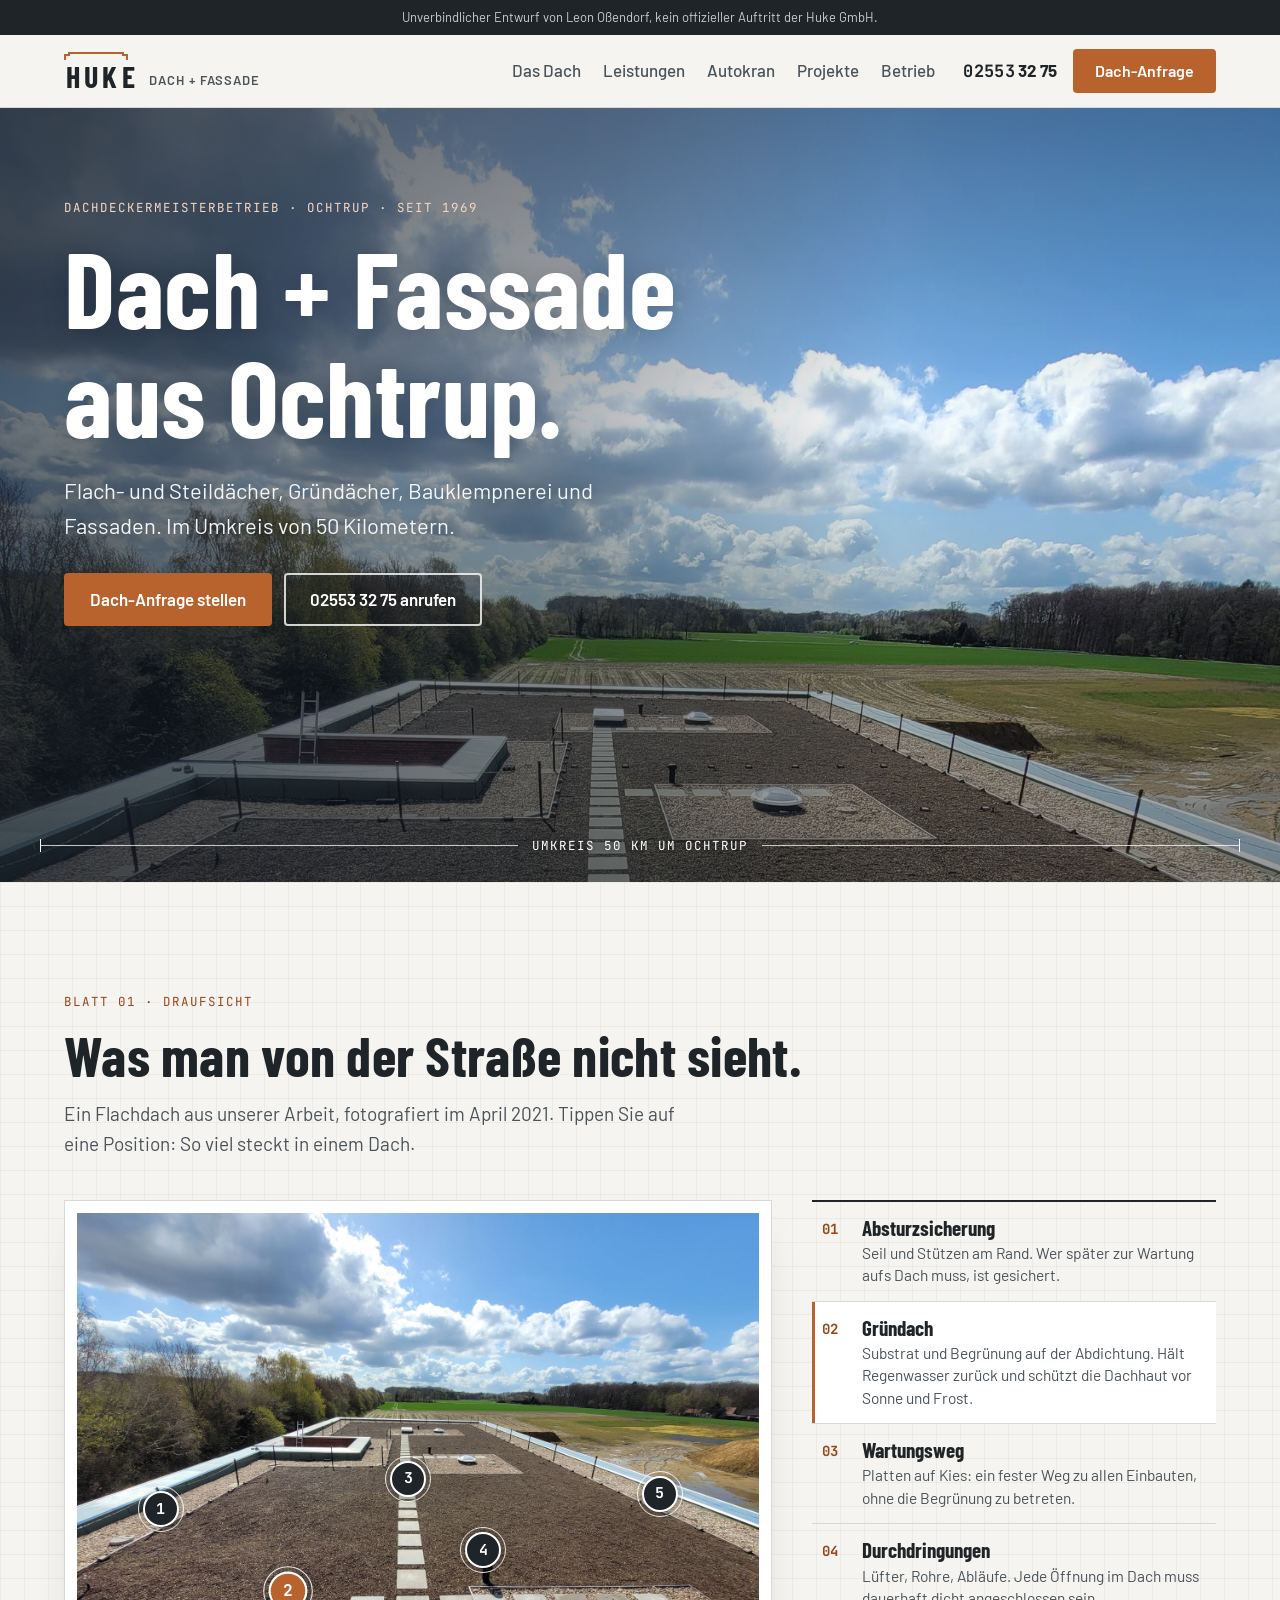
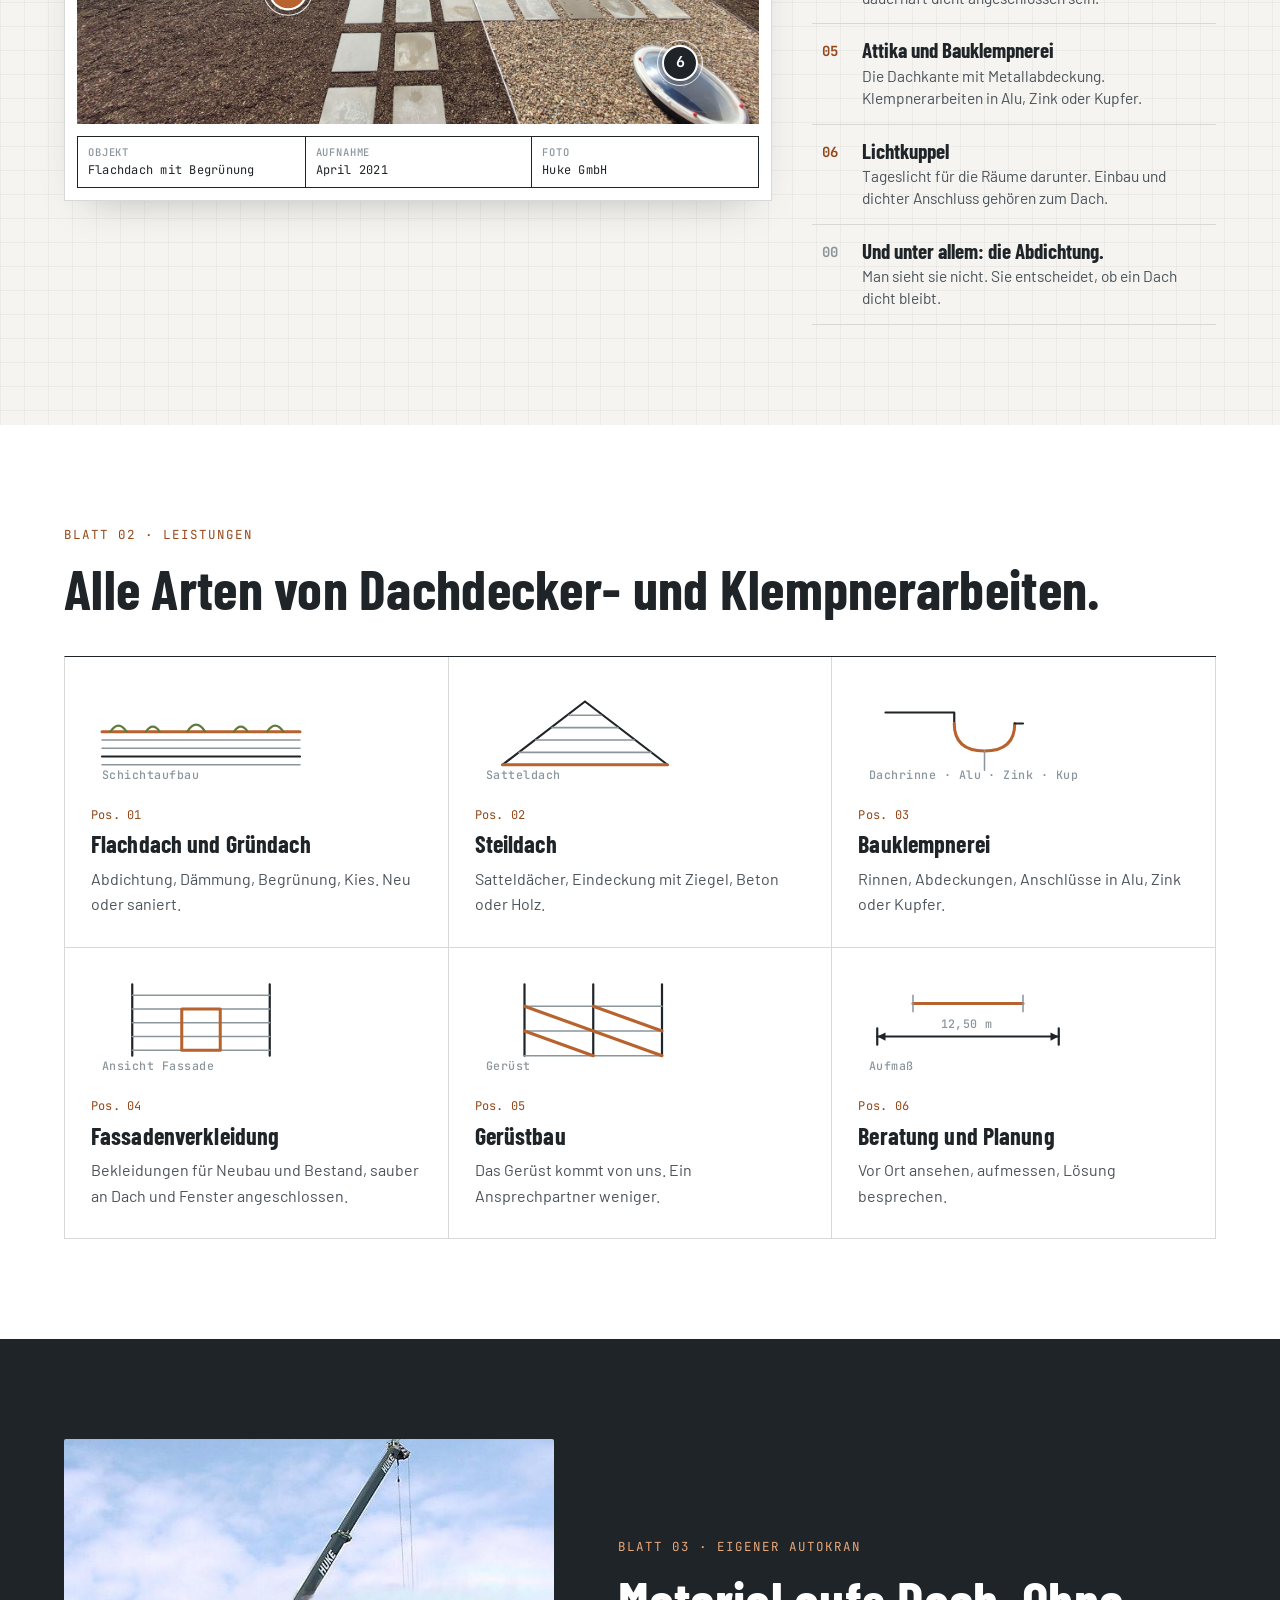
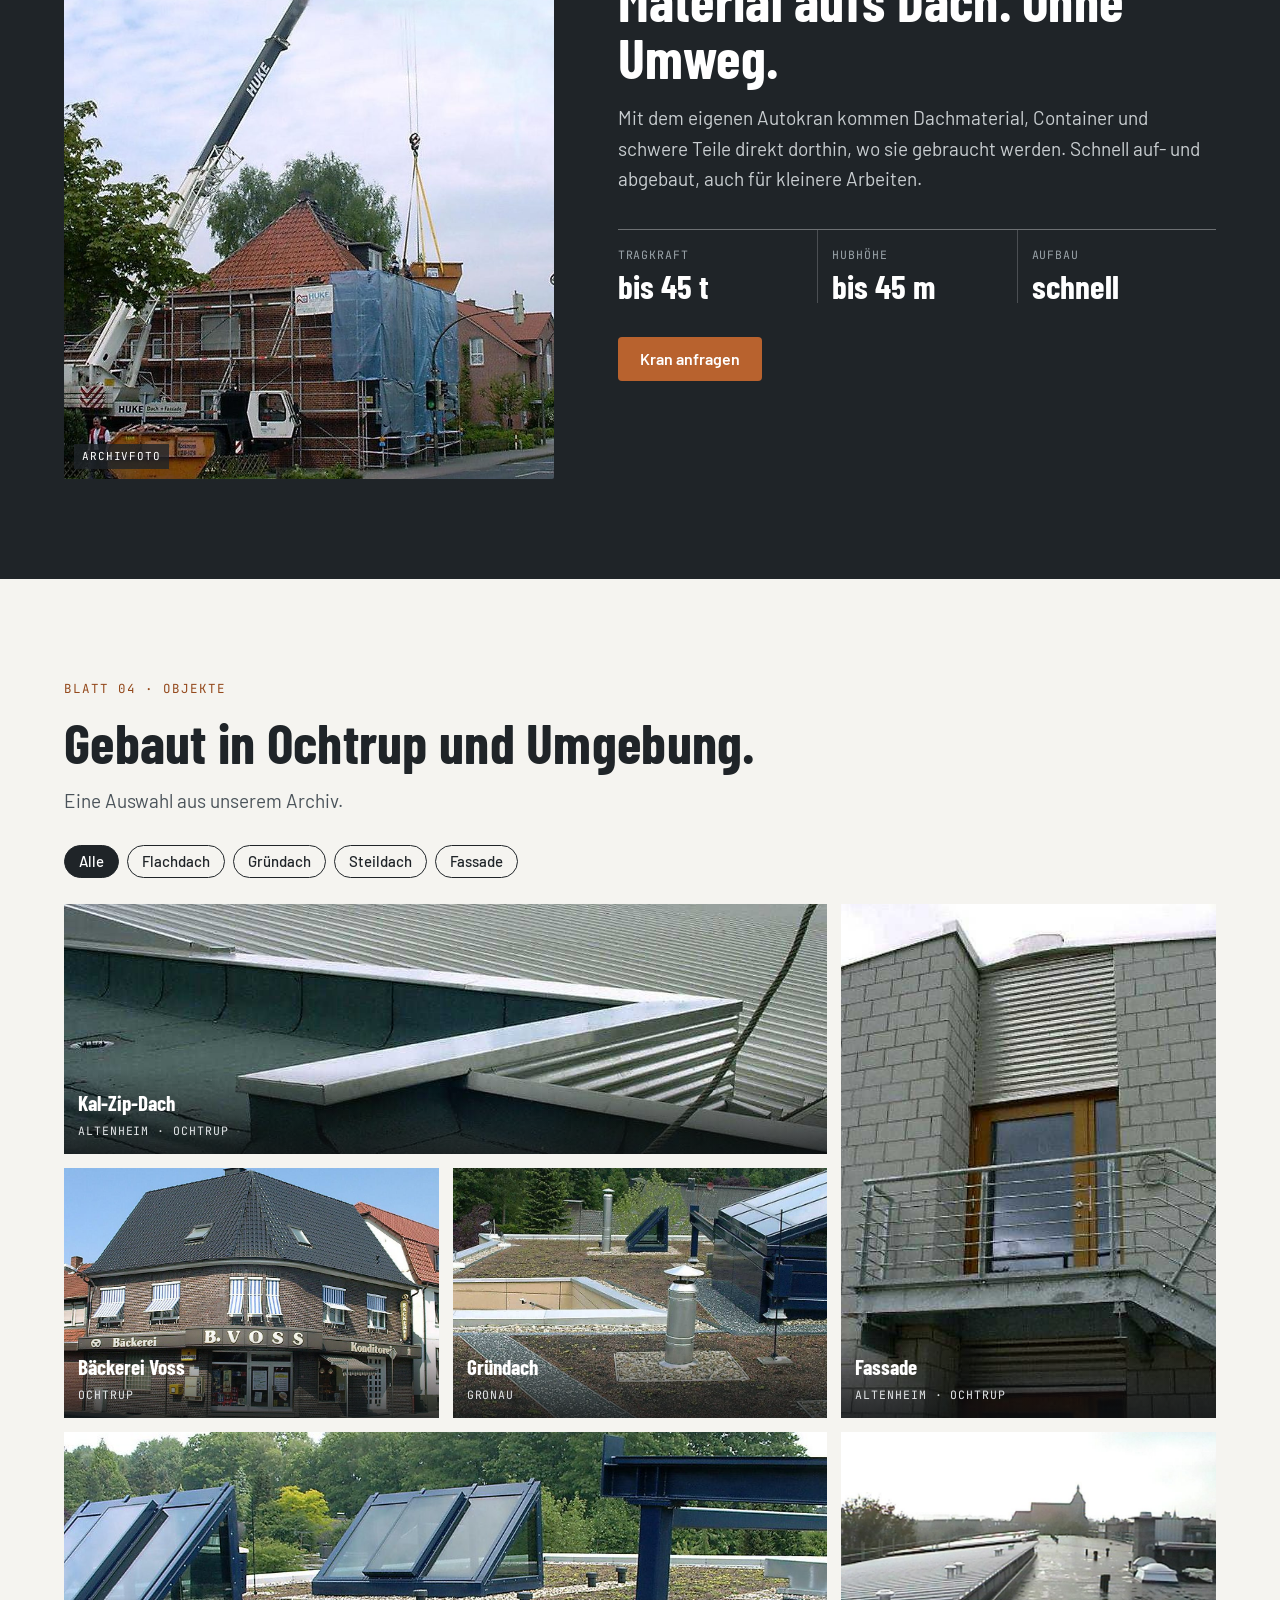
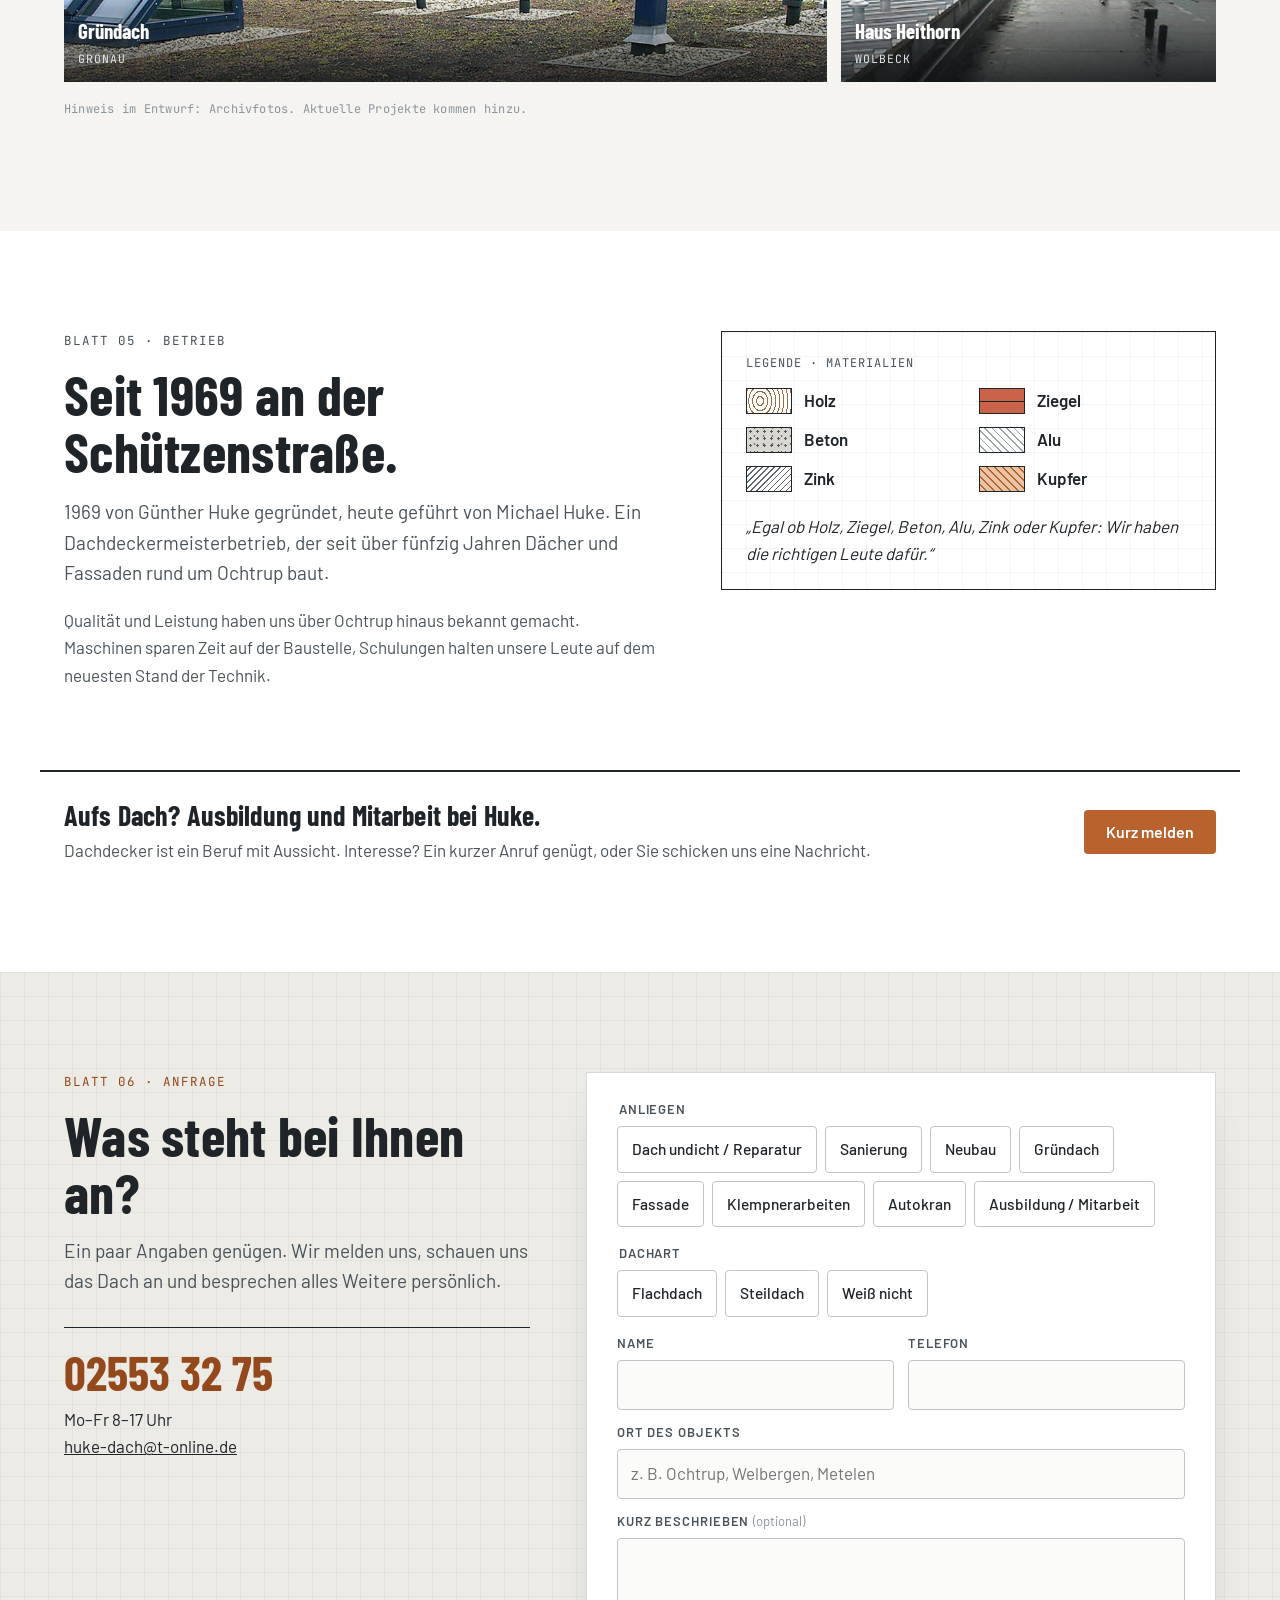
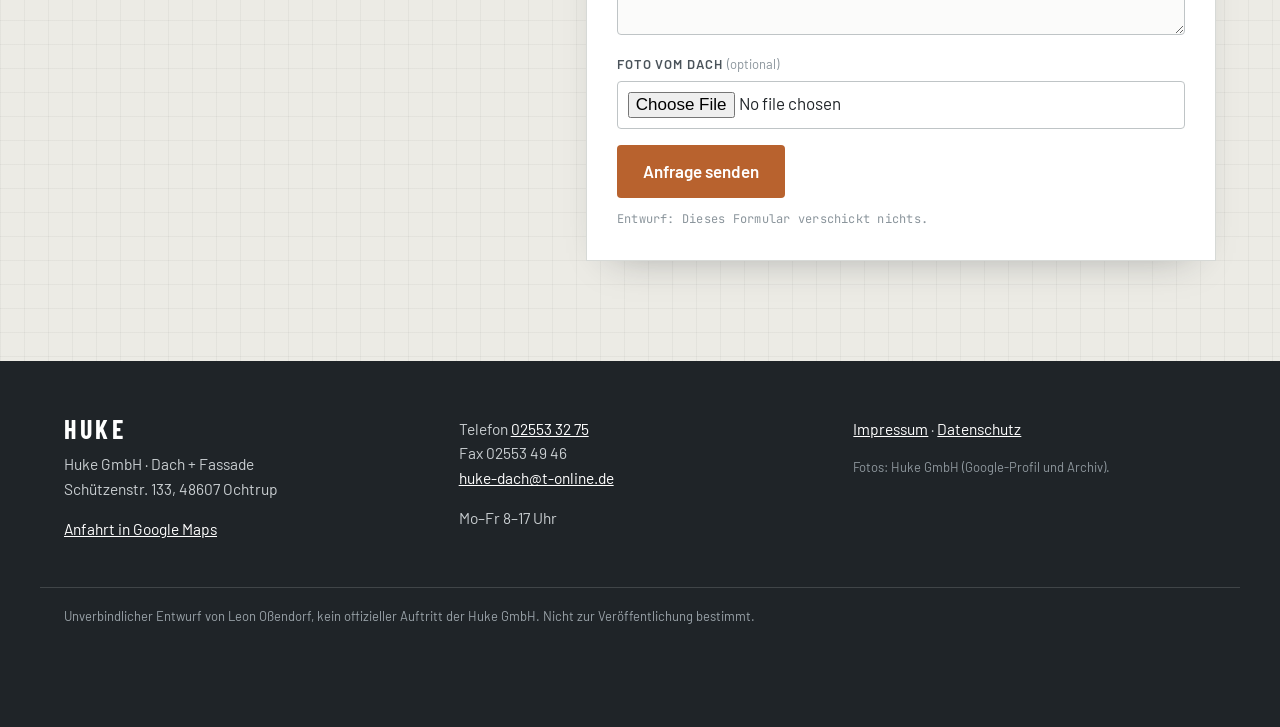
<file: index.html>
<!doctype html>
<html lang="de-DE">
<head>
<meta charset="utf-8">
<meta name="viewport" content="width=device-width, initial-scale=1">
<meta name="robots" content="noindex,nofollow">
<title>Huke GmbH · Dach + Fassade aus Ochtrup (Entwurf)</title>
<meta name="description" content="Unverbindlicher Website-Entwurf für die Huke GmbH Dach + Fassade, Ochtrup.">
<link rel="preload" href="fonts/BarlowCondensed-Bold.woff2" as="font" type="font/woff2" crossorigin>
<link rel="preload" href="fonts/Barlow-Regular.woff2" as="font" type="font/woff2" crossorigin>
<link rel="stylesheet" href="css/style.css">
<link rel="icon" href="data:image/svg+xml,%3Csvg xmlns='http://www.w3.org/2000/svg' viewBox='0 0 32 32'%3E%3Crect width='32' height='32' rx='6' fill='%231F2428'/%3E%3Cpath d='M6 13h20v2H6zM8 15h16v10H8z' fill='%23C06A35'/%3E%3C/svg%3E">
</head>
<body>

<div class="draft-bar">Unverbindlicher Entwurf von Leon Oßendorf, kein offizieller Auftritt der Huke GmbH.</div>

<header class="top" id="top">
  <div class="wrap top-in">
    <a class="brand" href="#top" aria-label="Huke GmbH, zur Startseite">
      <svg class="brand-roof" viewBox="0 0 64 10" aria-hidden="true"><path d="M1 9V4h4V2h54v2h4v5" fill="none" stroke="currentColor" stroke-width="2"/></svg>
      <span class="brand-name">HUKE</span>
      <span class="brand-sub">Dach + Fassade</span>
    </a>
    <nav class="nav" aria-label="Hauptnavigation">
      <a href="#dach">Das Dach</a>
      <a href="#leistungen">Leistungen</a>
      <a href="#kran">Autokran</a>
      <a href="#projekte">Projekte</a>
      <a href="#betrieb">Betrieb</a>
    </nav>
    <div class="top-cta">
      <a class="tel" href="tel:+4925533275"><span class="mono">02553</span> 32 75</a>
      <a class="btn btn-copper" href="#anfrage">Dach-Anfrage</a>
    </div>
  </div>
</header>

<main>

<!-- HERO -->
<section class="hero">
  <picture>
    <source media="(max-width: 700px)" srcset="img/hero-m.jpg">
    <img src="img/hero.jpg" srcset="img/hero-s.jpg 960w, img/hero.jpg 1920w" sizes="100vw" alt="Begrüntes Flachdach mit Plattenweg und Lichtkuppeln, dahinter Felder und Wald" class="hero-img">
  </picture>
  <div class="hero-shade"></div>
  <div class="wrap hero-in">
    <p class="kicker mono"><span class="hide-m">Dachdeckermeisterbetrieb · </span>Ochtrup · seit 1969</p>
    <h1>Dach + Fassade<br>aus Ochtrup.</h1>
    <p class="hero-lead">Flach- und Steildächer, Gründächer, Bauklempnerei und Fassaden. Im Umkreis von 50 Kilometern.</p>
    <div class="hero-btns">
      <a class="btn btn-copper btn-lg" href="#anfrage">Dach-Anfrage stellen</a>
      <a class="btn btn-ghost btn-lg" href="tel:+4925533275">02553 32 75 anrufen</a>
    </div>
  </div>
  <div class="hero-dim" aria-hidden="true">
    <span class="dim-line"></span><span class="dim-txt mono">Umkreis 50 km um Ochtrup</span><span class="dim-line"></span>
  </div>
</section>

<!-- DACHPLAN -->
<section class="plan" id="dach">
  <div class="wrap">
    <div class="sec-head">
      <p class="kicker mono">Blatt 01 · Draufsicht</p>
      <h2>Was man von der Straße nicht sieht.</h2>
      <p class="lead">Ein Flachdach aus unserer Arbeit, fotografiert im April 2021. Tippen Sie auf eine Position: So viel steckt in einem Dach.</p>
    </div>
    <div class="plan-grid">
      <figure class="plan-fig">
        <div class="plan-img" id="planImg">
          <img src="img/dach.jpg" width="1600" height="1200" alt="Gründach von oben mit Plattenweg, Kiesstreifen, Lichtkuppeln, Absturzsicherung und Attika" loading="lazy">
          <button class="pin" style="--x:12.3%;--y:58%" data-pos="1" aria-label="Position 1: Absturzsicherung">1</button>
          <button class="pin" style="--x:31%;--y:74%" data-pos="2" aria-label="Position 2: Gründach">2</button>
          <button class="pin" style="--x:48.6%;--y:52%" data-pos="3" aria-label="Position 3: Wartungsweg">3</button>
          <button class="pin" style="--x:59.6%;--y:66%" data-pos="4" aria-label="Position 4: Durchdringungen">4</button>
          <button class="pin" style="--x:85.5%;--y:55%" data-pos="5" aria-label="Position 5: Attika und Bauklempnerei">5</button>
          <button class="pin" style="--x:88.5%;--y:88%" data-pos="6" aria-label="Position 6: Lichtkuppel">6</button>
        </div>
        <figcaption class="schriftfeld mono">
          <span><b>Objekt</b>Flachdach mit Begrünung</span>
          <span><b>Aufnahme</b>April 2021</span>
          <span><b>Foto</b>Huke GmbH</span>
        </figcaption>
      </figure>
      <ol class="legend" id="legend">
        <li data-pos="1"><span class="no mono">01</span><div><b>Absturzsicherung</b><span>Seil und Stützen am Rand. Wer später zur Wartung aufs Dach muss, ist gesichert.</span></div></li>
        <li data-pos="2"><span class="no mono">02</span><div><b>Gründach</b><span>Substrat und Begrünung auf der Abdichtung. Hält Regenwasser zurück und schützt die Dachhaut vor Sonne und Frost.</span></div></li>
        <li data-pos="3"><span class="no mono">03</span><div><b>Wartungsweg</b><span>Platten auf Kies: ein fester Weg zu allen Einbauten, ohne die Begrünung zu betreten.</span></div></li>
        <li data-pos="4"><span class="no mono">04</span><div><b>Durchdringungen</b><span>Lüfter, Rohre, Abläufe. Jede Öffnung im Dach muss dauerhaft dicht angeschlossen sein.</span></div></li>
        <li data-pos="5"><span class="no mono">05</span><div><b>Attika und Bauklempnerei</b><span>Die Dachkante mit Metallabdeckung. Klempnerarbeiten in Alu, Zink oder Kupfer.</span></div></li>
        <li data-pos="6"><span class="no mono">06</span><div><b>Lichtkuppel</b><span>Tageslicht für die Räume darunter. Einbau und dichter Anschluss gehören zum Dach.</span></div></li>
        <li class="legend-foot"><span class="no mono">00</span><div><b>Und unter allem: die Abdichtung.</b><span>Man sieht sie nicht. Sie entscheidet, ob ein Dach dicht bleibt.</span></div></li>
      </ol>
    </div>
  </div>
</section>

<!-- LEISTUNGEN -->
<section class="services" id="leistungen">
  <div class="wrap">
    <div class="sec-head">
      <p class="kicker mono">Blatt 02 · Leistungen</p>
      <h2>Alle Arten von Dachdecker- und Klempnerarbeiten.</h2>
    </div>
    <div class="cards">
      <article class="card">
        <svg viewBox="0 0 160 70" class="draw" aria-hidden="true"><path d="M8 52h144" class="l"/><path d="M8 46h144M8 40h144" class="l t"/><path d="M8 34h144" class="l c"/><path d="M14 34c4-6 8-6 12 0M40 34c3-5 7-5 10 0M70 34c4-7 9-7 13 0M104 34c3-5 7-5 10 0M128 34c4-6 8-6 12 0" class="l g"/><path d="M8 58h144" class="l t"/><text x="8" y="68" class="lbl">Schichtaufbau</text></svg>
        <span class="no mono">Pos. 01</span>
        <h3>Flachdach und Gründach</h3>
        <p>Abdichtung, Dämmung, Begrünung, Kies. Neu oder saniert.</p>
      </article>
      <article class="card">
        <svg viewBox="0 0 160 70" class="draw" aria-hidden="true"><path d="M20 58 80 12l60 46" class="l"/><path d="M32 49h96M44 40h72M56 31h48M68 22h24" class="l t"/><path d="M20 58h120" class="l c"/><text x="8" y="68" class="lbl">Satteldach</text></svg>
        <span class="no mono">Pos. 02</span>
        <h3>Steildach</h3>
        <p>Satteldächer, Eindeckung mit Ziegel, Beton oder Holz.</p>
      </article>
      <article class="card">
        <svg viewBox="0 0 160 70" class="draw" aria-hidden="true"><path d="M20 20h50v8" class="l"/><path d="M70 28c0 14 8 20 22 20s22-6 22-20" class="l c"/><path d="M114 28h6" class="l"/><path d="M92 48v14" class="l t"/><text x="8" y="68" class="lbl">Dachrinne · Alu · Zink · Kupfer</text></svg>
        <span class="no mono">Pos. 03</span>
        <h3>Bauklempnerei</h3>
        <p>Rinnen, Abdeckungen, Anschlüsse in Alu, Zink oder Kupfer.</p>
      </article>
      <article class="card">
        <svg viewBox="0 0 160 70" class="draw" aria-hidden="true"><path d="M30 6v52M130 6v52" class="l"/><path d="M30 14h100M30 24h100M30 34h100M30 44h100M30 54h100" class="l t"/><path d="M66 24h28v30H66z" class="l c"/><text x="8" y="68" class="lbl">Ansicht Fassade</text></svg>
        <span class="no mono">Pos. 04</span>
        <h3>Fassadenverkleidung</h3>
        <p>Bekleidungen für Neubau und Bestand, sauber an Dach und Fenster angeschlossen.</p>
      </article>
      <article class="card">
        <svg viewBox="0 0 160 70" class="draw" aria-hidden="true"><path d="M36 6v52M86 6v52M136 6v52" class="l"/><path d="M36 22h100M36 40h100M36 58h100" class="l t"/><path d="M36 22l50 18M86 22l50 18M36 40l50 18M86 40l50 18" class="l c"/><text x="8" y="68" class="lbl">Gerüst</text></svg>
        <span class="no mono">Pos. 05</span>
        <h3>Gerüstbau</h3>
        <p>Das Gerüst kommt von uns. Ein Ansprechpartner weniger.</p>
      </article>
      <article class="card">
        <svg viewBox="0 0 160 70" class="draw" aria-hidden="true"><path d="M14 44h132" class="l"/><path d="M14 38v12M146 38v12" class="l"/><path d="M14 44l6-3v6zM146 44l-6-3v6z" class="f"/><path d="M40 20h80" class="l c"/><path d="M40 14v12M120 14v12" class="l t"/><text x="60" y="38" class="lbl">12,50 m</text><text x="8" y="68" class="lbl">Aufmaß</text></svg>
        <span class="no mono">Pos. 06</span>
        <h3>Beratung und Planung</h3>
        <p>Vor Ort ansehen, aufmessen, Lösung besprechen.</p>
      </article>
    </div>
  </div>
</section>

<!-- AUTOKRAN -->
<section class="crane" id="kran">
  <div class="wrap crane-grid">
    <figure class="crane-photo">
      <img src="img/autokran.jpg" width="811" height="1100" alt="Autokran mit Aufschrift Huke hebt einen Container über ein eingerüstetes Haus" loading="lazy">
      <figcaption class="mono">Archivfoto</figcaption>
    </figure>
    <div class="crane-txt">
      <p class="kicker mono">Blatt 03 · Eigener Autokran</p>
      <h2>Material aufs Dach. Ohne Umweg.</h2>
      <p class="lead">Mit dem eigenen Autokran kommen Dachmaterial, Container und schwere Teile direkt dorthin, wo sie gebraucht werden. Schnell auf- und abgebaut, auch für kleinere Arbeiten.</p>
      <dl class="specs">
        <div><dt class="mono">Tragkraft</dt><dd>bis 45 t</dd></div>
        <div><dt class="mono">Hubhöhe</dt><dd>bis 45 m</dd></div>
        <div><dt class="mono">Aufbau</dt><dd>schnell</dd></div>
      </dl>
      <a class="btn btn-dark" href="#anfrage" data-anliegen="Autokran">Kran anfragen</a>
    </div>
  </div>
</section>

<!-- PROJEKTE -->
<section class="projects" id="projekte">
  <div class="wrap">
    <div class="sec-head">
      <p class="kicker mono">Blatt 04 · Objekte</p>
      <h2>Gebaut in Ochtrup und Umgebung.</h2>
      <p class="lead">Eine Auswahl aus unserem Archiv.</p>
    </div>
    <div class="filter" role="group" aria-label="Objekte filtern">
      <button class="chip is-on" data-f="alle">Alle</button>
      <button class="chip" data-f="flach">Flachdach</button>
      <button class="chip" data-f="gruen">Gründach</button>
      <button class="chip" data-f="steil">Steildach</button>
      <button class="chip" data-f="fassade">Fassade</button>
    </div>
    <div class="gallery">
      <figure class="obj wide" data-c="flach"><img src="img/kalzip.jpg" alt="Metall-Stehfalzdach mit Abdeckung am Altenheim Ochtrup" loading="lazy"><figcaption><b>Kal-Zip-Dach</b><span class="mono">Altenheim · Ochtrup</span></figcaption></figure>
      <figure class="obj tall" data-c="fassade"><img src="img/fassade-altenheim.jpg" alt="Fassade mit Metallverkleidung und Balkon am Altenheim Ochtrup" loading="lazy"><figcaption><b>Fassade</b><span class="mono">Altenheim · Ochtrup</span></figcaption></figure>
      <figure class="obj" data-c="steil"><img src="img/baeckerei-voss.jpg" alt="Eckhaus mit dunkel eingedecktem Walmdach, Bäckerei Voss" loading="lazy"><figcaption><b>Bäckerei Voss</b><span class="mono">Ochtrup</span></figcaption></figure>
      <figure class="obj" data-c="gruen"><img src="img/gruendach-gronau-2.jpg" alt="Gründach mit Kieswegen und Glasaufbauten" loading="lazy"><figcaption><b>Gründach</b><span class="mono">Gronau</span></figcaption></figure>
      <figure class="obj wide" data-c="gruen"><img src="img/gruendach-gronau.jpg" alt="Gründach mit blauen Lichtbändern" loading="lazy"><figcaption><b>Gründach</b><span class="mono">Gronau</span></figcaption></figure>
      <figure class="obj" data-c="flach"><img src="img/heithorn.jpg" alt="Langes Flachdach mit Metallabdeckung, im Hintergrund ein Kirchturm" loading="lazy"><figcaption><b>Haus Heithorn</b><span class="mono">Wolbeck</span></figcaption></figure>
    </div>
    <p class="note mono">Hinweis im Entwurf: Archivfotos. Aktuelle Projekte kommen hinzu.</p>
  </div>
</section>

<!-- BETRIEB -->
<section class="about" id="betrieb">
  <div class="wrap about-grid">
    <div>
      <p class="kicker mono">Blatt 05 · Betrieb</p>
      <h2>Seit 1969 an der Schützenstraße.</h2>
      <p class="lead">1969 von Günther Huke gegründet, heute geführt von Michael Huke. Ein Dachdeckermeisterbetrieb, der seit über fünfzig Jahren Dächer und Fassaden rund um Ochtrup baut.</p>
      <p>Qualität und Leistung haben uns über Ochtrup hinaus bekannt gemacht. Maschinen sparen Zeit auf der Baustelle, Schulungen halten unsere Leute auf dem neuesten Stand der Technik.</p>
    </div>
    <div class="materials">
      <p class="mat-title mono">Legende · Materialien</p>
      <ul>
        <li><i class="h holz"></i>Holz</li>
        <li><i class="h ziegel"></i>Ziegel</li>
        <li><i class="h beton"></i>Beton</li>
        <li><i class="h alu"></i>Alu</li>
        <li><i class="h zink"></i>Zink</li>
        <li><i class="h kupfer"></i>Kupfer</li>
      </ul>
      <p class="mat-quote">„Egal ob Holz, Ziegel, Beton, Alu, Zink oder Kupfer: Wir haben die richtigen Leute dafür.“</p>
    </div>
  </div>
  <div class="wrap job">
    <div>
      <h3>Aufs Dach? Ausbildung und Mitarbeit bei Huke.</h3>
      <p>Dachdecker ist ein Beruf mit Aussicht. Interesse? Ein kurzer Anruf genügt, oder Sie schicken uns eine Nachricht.</p>
    </div>
    <a class="btn btn-copper" href="#anfrage" data-anliegen="Ausbildung oder Mitarbeit">Kurz melden</a>
  </div>
</section>

<!-- ANFRAGE -->
<section class="request" id="anfrage">
  <div class="wrap req-grid">
    <div class="req-intro">
      <p class="kicker mono">Blatt 06 · Anfrage</p>
      <h2>Was steht bei Ihnen an?</h2>
      <p class="lead">Ein paar Angaben genügen. Wir melden uns, schauen uns das Dach an und besprechen alles Weitere persönlich.</p>
      <div class="req-contact">
        <a class="big-tel" href="tel:+4925533275">02553 32 75</a>
        <p>Mo–Fr 8–17 Uhr<br><a href="mailto:huke-dach@t-online.de">huke-dach@t-online.de</a></p>
      </div>
    </div>
    <form class="req-form" id="reqForm" novalidate>
      <fieldset>
        <legend>Anliegen</legend>
        <div class="chips" id="anliegen">
          <label><input type="radio" name="anliegen" value="Dach undicht / Reparatur"><span>Dach undicht / Reparatur</span></label>
          <label><input type="radio" name="anliegen" value="Sanierung"><span>Sanierung</span></label>
          <label><input type="radio" name="anliegen" value="Neubau"><span>Neubau</span></label>
          <label><input type="radio" name="anliegen" value="Gründach"><span>Gründach</span></label>
          <label><input type="radio" name="anliegen" value="Fassade"><span>Fassade</span></label>
          <label><input type="radio" name="anliegen" value="Klempnerarbeiten"><span>Klempnerarbeiten</span></label>
          <label><input type="radio" name="anliegen" value="Autokran"><span>Autokran</span></label>
          <label><input type="radio" name="anliegen" value="Ausbildung oder Mitarbeit"><span>Ausbildung / Mitarbeit</span></label>
        </div>
      </fieldset>
      <fieldset>
        <legend>Dachart</legend>
        <div class="chips">
          <label><input type="radio" name="dachart" value="Flachdach"><span>Flachdach</span></label>
          <label><input type="radio" name="dachart" value="Steildach"><span>Steildach</span></label>
          <label><input type="radio" name="dachart" value="Weiß nicht"><span>Weiß nicht</span></label>
        </div>
      </fieldset>
      <div class="row">
        <label class="fld"><span>Name</span><input type="text" name="name" autocomplete="name" required></label>
        <label class="fld"><span>Telefon</span><input type="tel" name="tel" autocomplete="tel" required></label>
      </div>
      <label class="fld"><span>Ort des Objekts</span><input type="text" name="ort" placeholder="z. B. Ochtrup, Welbergen, Metelen"></label>
      <label class="fld"><span>Kurz beschrieben <em>(optional)</em></span><textarea name="text" rows="3"></textarea></label>
      <label class="fld file"><span>Foto vom Dach <em>(optional)</em></span><input type="file" name="foto" accept="image/*"></label>
      <button class="btn btn-copper btn-lg" type="submit">Anfrage senden</button>
      <p class="form-note mono">Entwurf: Dieses Formular verschickt nichts.</p>
      <p class="form-ok" id="formOk" hidden>Danke! In der fertigen Seite käme Ihre Anfrage jetzt sortiert bei Huke an. Im Entwurf wurde nichts verschickt.</p>
    </form>
  </div>
</section>

</main>

<footer class="foot">
  <div class="wrap foot-grid">
    <div>
      <span class="brand-name small">HUKE</span>
      <p>Huke GmbH · Dach + Fassade<br>Schützenstr. 133, 48607 Ochtrup</p>
      <p><a href="https://www.google.com/maps/search/?api=1&query=Sch%C3%BCtzenstr.+133%2C+48607+Ochtrup" rel="noopener">Anfahrt in Google Maps</a></p>
    </div>
    <div>
      <p>Telefon <a href="tel:+4925533275">02553 32 75</a><br>Fax 02553 49 46<br><a href="mailto:huke-dach@t-online.de">huke-dach@t-online.de</a></p>
      <p>Mo–Fr 8–17 Uhr</p>
    </div>
    <div>
      <p><a href="impressum.html">Impressum</a> · <a href="datenschutz.html">Datenschutz</a></p>
      <p class="credit">Fotos: Huke GmbH (Google-Profil und Archiv).</p>
    </div>
  </div>
  <div class="wrap draft-note">Unverbindlicher Entwurf von Leon Oßendorf, kein offizieller Auftritt der Huke GmbH. Nicht zur Veröffentlichung bestimmt.</div>
</footer>

<nav class="callbar" aria-label="Schnellkontakt">
  <a href="tel:+4925533275">Anrufen</a>
  <a href="#anfrage" class="on">Dach-Anfrage</a>
</nav>

<script src="js/main.js"></script>
</body>
</html>
</file>
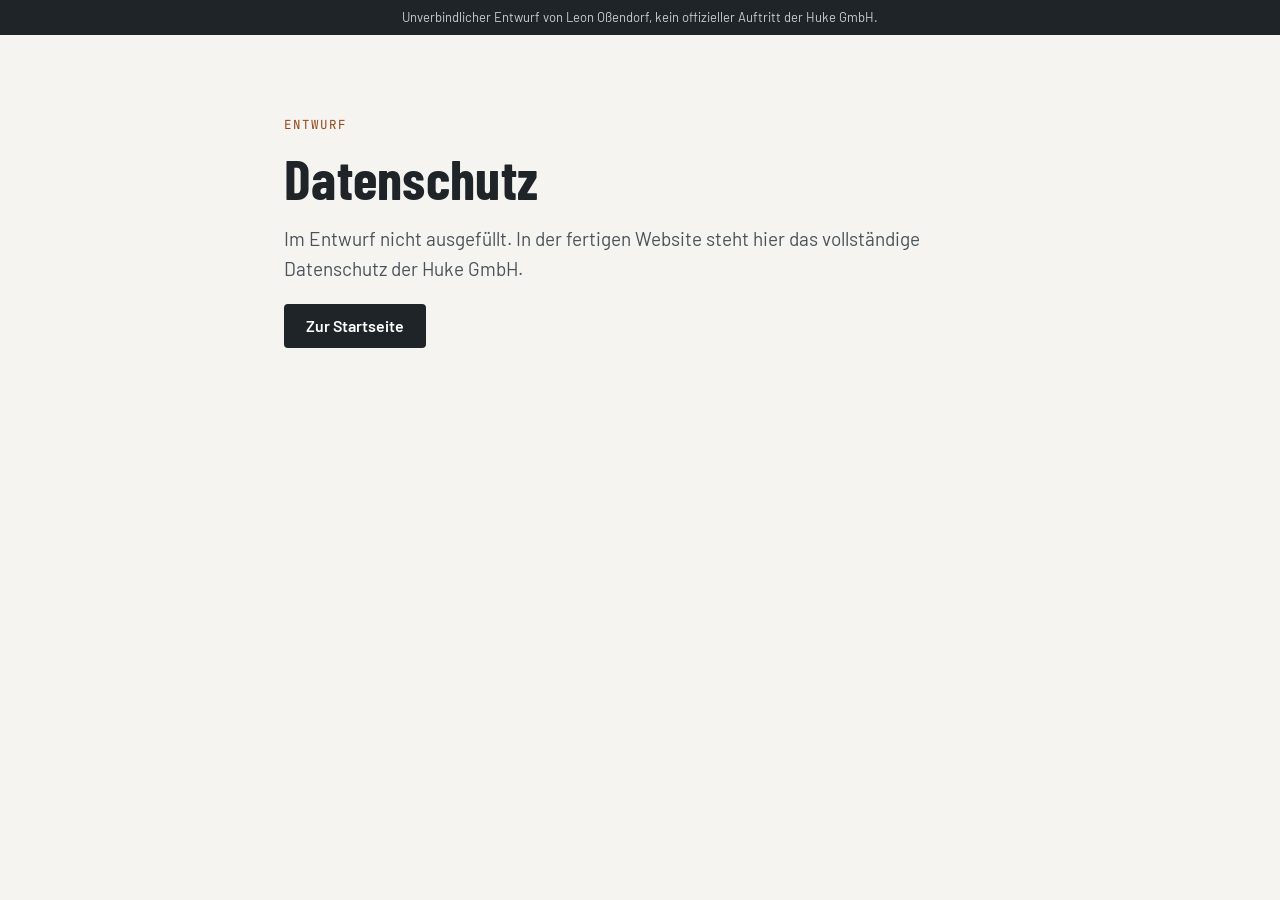
<file: datenschutz.html>
<!doctype html>
<html lang="de-DE"><head><meta charset="utf-8"><meta name="viewport" content="width=device-width, initial-scale=1"><meta name="robots" content="noindex,nofollow"><title>Datenschutz · Huke GmbH (Entwurf)</title><link rel="stylesheet" href="css/style.css"></head>
<body><div class="draft-bar">Unverbindlicher Entwurf von Leon Oßendorf, kein offizieller Auftritt der Huke GmbH.</div>
<main class="wrap" style="padding:80px 24px 120px;max-width:760px"><p class="kicker mono">Entwurf</p><h2>Datenschutz</h2><p class="lead" style="margin-top:18px">Im Entwurf nicht ausgefüllt. In der fertigen Website steht hier das vollständige Datenschutz der Huke GmbH.</p><p><a class="btn btn-dark" href="index.html">Zur Startseite</a></p></main></body></html>
</file>
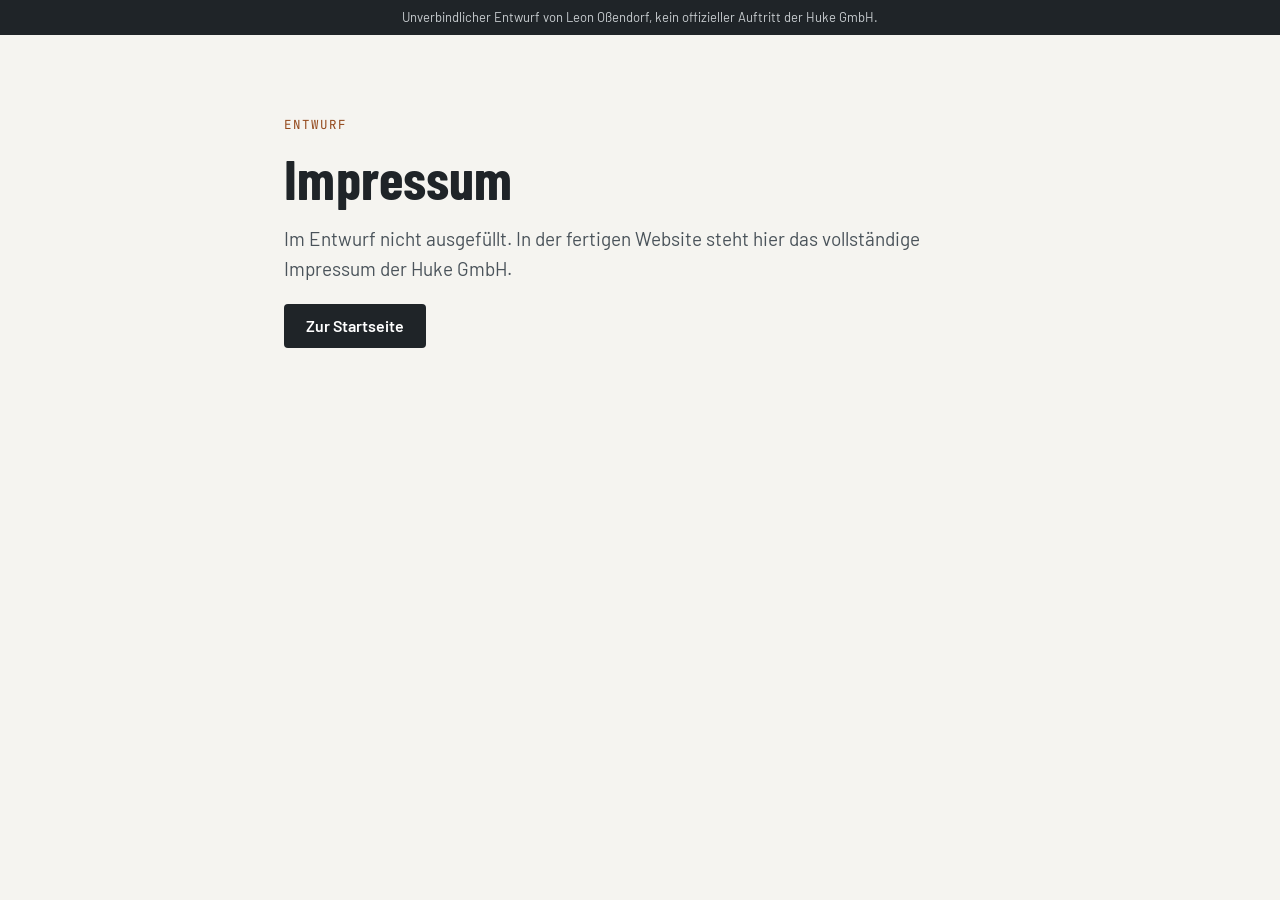
<file: impressum.html>
<!doctype html>
<html lang="de-DE"><head><meta charset="utf-8"><meta name="viewport" content="width=device-width, initial-scale=1"><meta name="robots" content="noindex,nofollow"><title>Impressum · Huke GmbH (Entwurf)</title><link rel="stylesheet" href="css/style.css"></head>
<body><div class="draft-bar">Unverbindlicher Entwurf von Leon Oßendorf, kein offizieller Auftritt der Huke GmbH.</div>
<main class="wrap" style="padding:80px 24px 120px;max-width:760px"><p class="kicker mono">Entwurf</p><h2>Impressum</h2><p class="lead" style="margin-top:18px">Im Entwurf nicht ausgefüllt. In der fertigen Website steht hier das vollständige Impressum der Huke GmbH.</p><p><a class="btn btn-dark" href="index.html">Zur Startseite</a></p></main></body></html>
</file>
<file: css/style.css>
@font-face{font-family:"Barlow";src:url(../fonts/Barlow-Regular.woff2) format("woff2");font-weight:400;font-display:swap}
@font-face{font-family:"Barlow";src:url(../fonts/Barlow-Medium.woff2) format("woff2");font-weight:500;font-display:swap}
@font-face{font-family:"Barlow";src:url(../fonts/Barlow-SemiBold.woff2) format("woff2");font-weight:600;font-display:swap}
@font-face{font-family:"Barlow";src:url(../fonts/Barlow-Bold.woff2) format("woff2");font-weight:700;font-display:swap}
@font-face{font-family:"Barlow Condensed";src:url(../fonts/BarlowCondensed-SemiBold.woff2) format("woff2");font-weight:600;font-display:swap}
@font-face{font-family:"Barlow Condensed";src:url(../fonts/BarlowCondensed-Bold.woff2) format("woff2");font-weight:700;font-display:swap}
@font-face{font-family:"JB Mono";src:url(../fonts/jbmono-var.woff2) format("woff2");font-weight:100 800;font-display:swap}

:root{
  --ink:#1F2428; --ink-2:#4A535A; --zink:#8B959C; --line:#D6D9D6; --paper:#F5F4F0; --paper-2:#ECEBE5;
  --copper:#B8622E; --copper-d:#94491C; --green:#5F7A3B; --sky:#DCE8F2;
  --wrap:1200px; --r:4px;
  --grid:linear-gradient(rgba(31,36,40,.045) 1px,transparent 1px) 0 0/24px 24px,linear-gradient(90deg,rgba(31,36,40,.045) 1px,transparent 1px) 0 0/24px 24px;
}
*{box-sizing:border-box}
html{scroll-behavior:smooth;scroll-padding-top:84px}
body{margin:0;font:400 17px/1.6 "Barlow",system-ui,sans-serif;color:var(--ink);background:var(--paper);-webkit-font-smoothing:antialiased}
img{max-width:100%;display:block}
a{color:inherit}
h1,h2,h3{font-family:"Barlow Condensed","Barlow",sans-serif;font-weight:700;line-height:1.02;margin:0;letter-spacing:.005em}
h2{font-size:clamp(34px,4.6vw,56px)}
h3{font-size:24px;line-height:1.1}
p{margin:0 0 1em}
.mono{font-family:"JB Mono",ui-monospace,monospace;letter-spacing:.02em}
.wrap{max-width:var(--wrap);margin:0 auto;padding:0 24px}
.kicker{font-size:12.5px;text-transform:uppercase;color:var(--copper-d);margin:0 0 14px;letter-spacing:.08em}
.lead{font-size:19px;color:var(--ink-2);max-width:640px}
.sec-head{margin-bottom:40px}
.sec-head h2{margin-bottom:16px}

/* Buttons */
.btn{display:inline-flex;align-items:center;justify-content:center;gap:8px;padding:12px 20px;border-radius:var(--r);font:600 16px/1 "Barlow",sans-serif;text-decoration:none;border:2px solid transparent;transition:background .2s,color .2s,border-color .2s;cursor:pointer}
.btn-lg{padding:16px 24px;font-size:17px}
.btn-copper{background:var(--copper);color:#fff}
.btn-copper:hover{background:var(--copper-d)}
.btn-dark{background:var(--ink);color:#fff}
.btn-dark:hover{background:#000}
.btn-ghost{border-color:rgba(255,255,255,.8);color:#fff;background:rgba(20,24,28,.25)}
.btn-ghost:hover{background:rgba(20,24,28,.5)}

/* Entwurf-Hinweis */
.draft-bar{background:var(--ink);color:#C9CED1;font-size:13px;text-align:center;padding:7px 16px}

/* Kopf */
.top{position:sticky;top:0;z-index:30;background:rgba(245,244,240,.94);backdrop-filter:blur(8px);border-bottom:1px solid var(--line)}
.top-in{display:flex;align-items:center;gap:28px;height:72px}
.brand{display:grid;grid-template-columns:auto auto;grid-template-rows:auto auto;column-gap:10px;align-items:end;text-decoration:none;color:var(--ink)}
.brand-roof{grid-column:1;grid-row:1;width:64px;height:10px;color:var(--copper);margin-bottom:2px}
.brand-name{grid-column:1;grid-row:2;font:700 30px/0.9 "Barlow Condensed",sans-serif;letter-spacing:.14em;padding-left:2px}
.brand-sub{grid-column:2;grid-row:2;font:600 13px/1 "Barlow",sans-serif;color:var(--ink-2);text-transform:uppercase;letter-spacing:.08em;padding-bottom:3px}
.nav{display:flex;gap:22px;margin-left:auto}
.nav a{text-decoration:none;font-weight:500;color:var(--ink-2)}
.nav a:hover{color:var(--copper-d)}
.top-cta{display:flex;align-items:center;gap:16px}
.tel{font-weight:700;text-decoration:none;font-size:17px;white-space:nowrap}

/* Hero */
.hero{position:relative;min-height:min(86vh,820px);display:flex;align-items:flex-start;color:#fff;overflow:hidden;background:#6b8199}
.hero-img{position:absolute;inset:0;width:100%;height:100%;object-fit:cover;object-position:50% 60%}
.hero-shade{position:absolute;inset:0;background:linear-gradient(90deg,rgba(16,24,34,.62) 0%,rgba(16,24,34,.32) 45%,rgba(16,24,34,0) 70%),linear-gradient(180deg,rgba(16,24,34,.35) 0%,rgba(16,24,34,0) 40%,rgba(16,22,26,.45) 100%)}
.hero-in{position:relative;padding-top:clamp(56px,10vh,120px);padding-bottom:120px;width:100%}
.hero .kicker{color:#F4D7C2}
.hero h1{font-size:clamp(52px,8.4vw,112px);text-shadow:0 2px 24px rgba(10,20,30,.25)}
.hero-lead{font-size:clamp(18px,1.8vw,22px);max-width:560px;margin:22px 0 30px;color:#F2F5F7;text-shadow:0 1px 12px rgba(10,20,30,.35)}
.hero-btns{display:flex;flex-wrap:wrap;gap:12px}
.hero-dim{position:absolute;left:24px;right:24px;bottom:26px;display:flex;align-items:center;gap:14px;color:#fff;max-width:var(--wrap);margin:0 auto}
.dim-line{flex:1;height:1px;background:rgba(255,255,255,.75);position:relative}
.dim-line:first-child::before,.dim-line:last-child::after{content:"";position:absolute;top:-6px;width:1px;height:13px;background:#fff}
.dim-line:first-child::before{left:0}.dim-line:last-child::after{right:0}
.dim-txt{font-size:12.5px;white-space:nowrap;text-transform:uppercase;letter-spacing:.08em;text-shadow:0 1px 6px rgba(0,0,0,.5)}

/* Dachplan */
.plan{padding:110px 0 100px;background:var(--grid),var(--paper)}
.plan-grid{display:grid;grid-template-columns:minmax(0,1.75fr) minmax(0,1fr);gap:40px;align-items:start}
.plan-fig{margin:0;background:#fff;padding:12px;border:1px solid var(--line);box-shadow:0 18px 40px -24px rgba(31,36,40,.35)}
.plan-img{position:relative}
.plan-img img{width:100%;height:auto}
.pin{position:absolute;left:var(--x);top:var(--y);width:36px;height:36px;margin:-18px 0 0 -18px;border-radius:50%;border:2px solid #fff;background:var(--ink);color:#fff;font:700 15px/1 "JB Mono",monospace;cursor:pointer;box-shadow:0 2px 10px rgba(0,0,0,.35);transition:background .2s,transform .2s}
.pin::after{content:"";position:absolute;inset:-7px;border-radius:50%;border:1px solid rgba(255,255,255,.85)}
.pin:hover,.pin.is-on{background:var(--copper);transform:scale(1.08)}
.pin:focus-visible{outline:3px solid #fff;outline-offset:3px}
.schriftfeld{display:grid;grid-template-columns:repeat(3,1fr);border:1px solid var(--ink);margin-top:12px;font-size:12px}
.schriftfeld span{padding:7px 10px;border-left:1px solid var(--ink)}
.schriftfeld span:first-child{border-left:0}
.schriftfeld b{display:block;font-weight:500;color:var(--zink);text-transform:uppercase;font-size:10.5px;letter-spacing:.08em}
.legend{list-style:none;margin:0;padding:0;border-top:2px solid var(--ink)}
.legend li{display:grid;grid-template-columns:44px 1fr;gap:6px;padding:14px 10px 14px 0;border-bottom:1px solid var(--line);cursor:pointer;transition:background .2s}
.legend li:hover{background:rgba(255,255,255,.6)}
.legend li.is-on{background:#fff;box-shadow:inset 3px 0 0 var(--copper)}
.legend .no{font-size:14px;font-weight:700;color:var(--copper-d);padding:2px 0 0 10px}
.legend b{display:block;font-family:"Barlow Condensed";font-size:21px;line-height:1.15}
.legend span:not(.no){display:block;font-size:15.5px;color:var(--ink-2);line-height:1.45;margin-top:2px}
.legend .legend-foot{cursor:default;background:none!important;box-shadow:none!important}
.legend .legend-foot .no{color:var(--zink)}

/* Leistungen */
.services{padding:100px 0;background:#fff}
.cards{display:grid;grid-template-columns:repeat(3,1fr);gap:0;border-top:1px solid var(--ink);border-left:1px solid var(--line)}
.card{padding:28px 26px 30px;border-right:1px solid var(--line);border-bottom:1px solid var(--line);transition:background .25s}
.card:hover{background:var(--paper)}
.card .no{font-size:12px;color:var(--copper-d);display:block;margin:18px 0 6px}
.card h3{margin-bottom:8px}
.card p{color:var(--ink-2);margin:0;font-size:16px}
.draw{width:100%;max-width:220px;height:auto}
.draw .l{fill:none;stroke:var(--ink);stroke-width:1.6;stroke-linecap:round;stroke-linejoin:round}
.draw .t{stroke:var(--zink);stroke-width:1.1}
.draw .c{stroke:var(--copper);stroke-width:2.2}
.draw .g{stroke:var(--green);stroke-width:1.6}
.draw .f{fill:var(--ink)}
.draw .lbl{font:500 8.5px "JB Mono",monospace;fill:var(--zink);letter-spacing:.04em}

/* Autokran */
.crane{padding:100px 0;background:var(--ink);color:#fff}
.crane-grid{display:grid;grid-template-columns:minmax(0,.9fr) minmax(0,1.1fr);gap:64px;align-items:center}
.crane-photo{margin:0;position:relative}
.crane-photo img{width:100%;max-height:640px;object-fit:cover;border-radius:2px}
.crane-photo figcaption{position:absolute;left:10px;bottom:10px;font-size:11px;background:rgba(31,36,40,.8);padding:4px 8px;text-transform:uppercase;letter-spacing:.08em}
.crane .kicker{color:#E7A779}
.crane h2{margin-bottom:18px}
.crane .lead{color:#C9CED1}
.specs{display:grid;grid-template-columns:repeat(3,1fr);margin:34px 0;border-top:1px solid rgba(255,255,255,.35)}
.specs div{padding:16px 14px 0 0;position:relative}
.specs div+div{padding-left:14px;border-left:1px solid rgba(255,255,255,.2)}
.specs dt{font-size:11.5px;text-transform:uppercase;letter-spacing:.08em;color:#9AA3A9}
.specs dd{margin:6px 0 0;font:700 clamp(24px,2.6vw,34px)/1 "Barlow Condensed"}
.crane .btn-dark{background:var(--copper)}
.crane .btn-dark:hover{background:var(--copper-d)}

/* Projekte */
.projects{padding:100px 0;background:var(--paper)}
.filter{display:flex;flex-wrap:wrap;gap:8px;margin:-12px 0 26px}
.chip{border:1px solid var(--ink);background:transparent;padding:8px 14px;border-radius:999px;font:500 15px/1 "Barlow";cursor:pointer;color:var(--ink)}
.chip.is-on{background:var(--ink);color:#fff}
.gallery{display:grid;grid-template-columns:repeat(3,1fr);grid-auto-rows:250px;grid-auto-flow:dense;gap:14px}
.obj{margin:0;position:relative;overflow:hidden;background:var(--paper-2);transition:opacity .3s}
.obj.wide{grid-column:span 2}
.obj.tall{grid-row:span 2}
.obj img{width:100%;height:100%;object-fit:cover;transition:transform .6s ease}
.obj:hover img{transform:scale(1.03)}
.obj figcaption{position:absolute;left:0;right:0;bottom:0;padding:22px 14px 12px;color:#fff;background:linear-gradient(180deg,transparent,rgba(15,18,20,.78))}
.obj figcaption b{display:block;font:700 21px/1.1 "Barlow Condensed"}
.obj figcaption span{font-size:11.5px;text-transform:uppercase;letter-spacing:.08em;color:#E3E6E8}
.obj.is-off{display:none}
.note{font-size:12px;color:var(--zink);margin-top:18px}

/* Betrieb */
.about{padding:100px 0 80px;background:#fff}
.about-grid{display:grid;grid-template-columns:minmax(0,1.2fr) minmax(0,1fr);gap:64px;align-items:start}
.about h2{margin-bottom:18px}
.about p{color:var(--ink-2)}
.materials{border:1px solid var(--ink);padding:22px 24px;background:var(--grid),#fff}
.mat-title{font-size:12px;text-transform:uppercase;letter-spacing:.08em;margin:0 0 14px;color:var(--ink-2)}
.materials ul{list-style:none;margin:0;padding:0;display:grid;grid-template-columns:1fr 1fr;gap:12px 20px}
.materials li{display:flex;align-items:center;gap:12px;font-weight:600}
.h{width:46px;height:26px;border:1.5px solid var(--ink);flex:none;background:#fff}
.h.holz{background:repeating-linear-gradient(0deg,#fff 0 4px,#9C6B3E 4px 5.4px),#fff;background:repeating-radial-gradient(ellipse 60% 140% at 30% 50%,#fff 0 3px,#9C6B3E 3px 4px)}
.h.ziegel{background:linear-gradient(90deg,transparent 48%,var(--ink) 48% 52%,transparent 52%) 0 0/22px 13px,linear-gradient(90deg,transparent 48%,var(--ink) 48% 52%,transparent 52%) 11px 13px/22px 13px,linear-gradient(var(--ink),var(--ink)) 0 12px/100% 1.4px no-repeat,#C9644A}
.h.beton{background:radial-gradient(circle,#555 0 1px,transparent 1.4px) 0 0/7px 7px,radial-gradient(circle,#777 0 .8px,transparent 1.2px) 3px 4px/9px 8px,#D9D7D1}
.h.alu{background:repeating-linear-gradient(45deg,#fff 0 4px,#9AA3A9 4px 5.2px)}
.h.zink{background:repeating-linear-gradient(-45deg,#fff 0 3px,#5E676D 3px 4.2px)}
.h.kupfer{background:repeating-linear-gradient(45deg,#E9C3A6 0 4px,var(--copper) 4px 5.6px)}
.mat-quote{font-size:17px;color:var(--ink)!important;margin:20px 0 0;font-style:italic}
.job{display:flex;align-items:center;justify-content:space-between;gap:24px;margin-top:64px;padding-top:28px;padding-bottom:28px;border-top:2px solid var(--ink)}
.job h3{font-size:28px;margin-bottom:6px}
.job p{margin:0;color:var(--ink-2)}

/* Anfrage */
.request{padding:100px 0;background:var(--grid),var(--paper-2)}
.req-grid{display:grid;grid-template-columns:minmax(0,.85fr) minmax(0,1.15fr);gap:56px;align-items:start}
.req-intro h2{margin-bottom:16px}
.req-contact{margin-top:30px;padding-top:20px;border-top:1px solid var(--ink)}
.big-tel{font:700 clamp(36px,4vw,48px)/1 "Barlow Condensed";text-decoration:none;color:var(--copper-d);display:inline-block;margin-bottom:10px}
.req-form{background:#fff;padding:30px;border:1px solid var(--line);box-shadow:0 18px 40px -26px rgba(31,36,40,.4)}
fieldset{border:0;padding:0;margin:0 0 20px}
legend,.fld>span{font:600 13px/1 "Barlow";text-transform:uppercase;letter-spacing:.07em;color:var(--ink-2);margin-bottom:10px;display:block}
.fld>span em{text-transform:none;letter-spacing:0;font-style:normal;color:var(--zink);font-weight:400}
.chips{display:flex;flex-wrap:wrap;gap:8px}
.chips label{cursor:pointer}
.chips input{position:absolute;opacity:0;pointer-events:none}
.chips span{display:inline-block;padding:10px 14px;border:1px solid #BFC4C6;border-radius:var(--r);font-weight:500;font-size:15.5px;transition:all .15s}
.chips input:checked+span{background:var(--ink);border-color:var(--ink);color:#fff}
.chips input:focus-visible+span{outline:2px solid var(--copper);outline-offset:2px}
.row{display:grid;grid-template-columns:1fr 1fr;gap:14px}
.fld{display:block;margin-bottom:16px}
.fld input,.fld textarea{width:100%;font:400 17px/1.4 "Barlow";padding:12px 13px;border:1px solid #BFC4C6;border-radius:var(--r);background:#FBFBFA;color:var(--ink)}
.fld input:focus,.fld textarea:focus{outline:2px solid var(--copper);outline-offset:0;border-color:var(--copper)}
.fld.file input{padding:10px;background:#fff}
.form-note{font-size:12px;color:var(--zink);margin:12px 0 0}
.form-ok{margin:16px 0 0;padding:14px 16px;background:#EEF2E7;border-left:3px solid var(--green);font-size:15.5px}

/* Fuß */
.foot{background:var(--ink);color:#C9CED1;padding:56px 0 100px;font-size:15.5px}
.foot a{color:#fff}
.foot-grid{display:grid;grid-template-columns:repeat(3,1fr);gap:32px}
.brand-name.small{font-size:26px;color:#fff;display:block;margin-bottom:12px;padding:0}
.credit{font-size:13px;color:#8F989E}
.draft-note{margin-top:30px;padding-top:18px;border-top:1px solid rgba(255,255,255,.15);font-size:13px;color:#9AA3A9}

.callbar{display:none}

@media (max-width:1020px){
  .nav{display:none}
  .top-cta{margin-left:auto}
  .plan-grid,.crane-grid,.about-grid,.req-grid{grid-template-columns:1fr}
  .cards{grid-template-columns:repeat(2,1fr)}
  .gallery{grid-template-columns:repeat(2,1fr);grid-auto-rows:210px}
  .crane-photo img{max-height:520px}
}
@media (max-width:700px){
  body{font-size:16.5px}
  .wrap{padding:0 18px}
  .top-in{height:62px;gap:12px}
  .brand-name{font-size:26px}
  .brand-roof{width:56px}
  .brand-sub{font-size:11px}
  .top-cta .btn{display:none}
  .tel{font-size:16px}
  .hero{min-height:84vh}
  .hero-img{object-position:50% 30%}
  .hero-in{padding-top:44px}
  .hero-btns .btn{width:100%}
  .hero-dim{left:18px;right:18px;bottom:84px}
  .plan,.services,.crane,.projects,.request{padding:72px 0}
  .about{padding:72px 0 56px}
  .plan-fig{padding:6px}
  .pin{width:28px;height:28px;margin:-14px 0 0 -14px;font-size:12.5px}
  .pin::after{inset:-5px}
  .schriftfeld{font-size:10.5px}
  .schriftfeld span{padding:6px 7px}
  .cards{grid-template-columns:1fr}
  .card{display:grid;grid-template-columns:112px 1fr;column-gap:16px;padding:22px 16px}
  .card .draw{grid-row:1/span 3;max-width:112px;align-self:start;margin-top:4px}
  .hide-m{display:none}
  .hero-shade{background:linear-gradient(180deg,rgba(16,24,34,.55) 0%,rgba(16,24,34,.25) 50%,rgba(16,22,26,.5) 100%)}
  .card .no{margin:0 0 4px}
  .gallery{grid-auto-rows:170px;gap:10px}
  .obj.tall{grid-row:span 2}
  .specs dd{font-size:24px}
  .job{flex-direction:column;align-items:flex-start;margin-top:44px}
  .row{grid-template-columns:1fr}
  .req-form{padding:20px 16px}
  .foot-grid{grid-template-columns:1fr;gap:6px}
  .callbar{display:grid;grid-template-columns:1fr 1fr;position:fixed;left:0;right:0;bottom:0;z-index:40;background:var(--ink);box-shadow:0 -6px 20px rgba(0,0,0,.2)}
  .callbar a{padding:16px;text-align:center;color:#fff;text-decoration:none;font-weight:600}
  .callbar a.on{background:var(--copper)}
}
@media (prefers-reduced-motion:reduce){*{transition:none!important;scroll-behavior:auto!important}}
</file>
